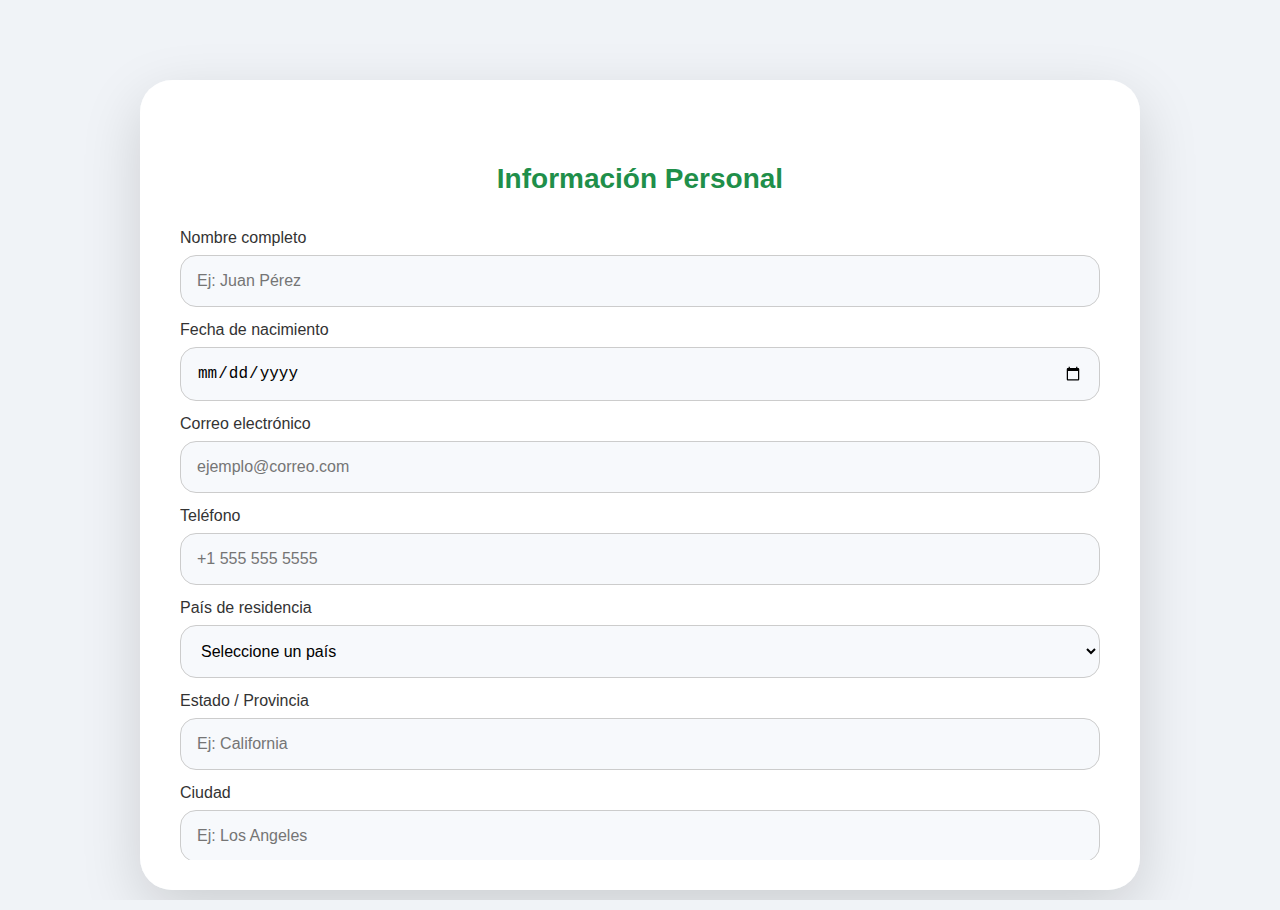
<file: index.html>
<!DOCTYPE html>
<html lang="es">
<head>
<meta charset="UTF-8">
<title>Aplicación Corporativa – Paneles Solares</title>
<meta name="viewport" content="width=device-width, initial-scale=1.0">
<link rel="stylesheet" href="style.css">
</head>
<body>

<div class="app-container">
  <div class="form-wrapper">
    <div class="progress-bar"><div class="progress" id="progress"></div></div>
    <form id="app">

      <!-- ================= STEP 1 ================= -->
      <div class="form-step active" id="step1">
        <h2>Información Personal</h2>
        <label>Nombre completo</label>
        <input type="text" name="fullName" placeholder="Ej: Juan Pérez" required>
        <label>Fecha de nacimiento</label>
        <input type="date" name="birthDate" required>
        <label>Correo electrónico</label>
        <input type="email" name="email" placeholder="ejemplo@correo.com" required>
        <label>Teléfono</label>
        <input type="tel" name="phone" placeholder="+1 555 555 5555" required>
        <label>País de residencia</label>
        <select name="country" required>
          <option value="">Seleccione un país</option>
          <option>Estados Unidos</option>
          <option>Canadá</option>
          <option>México</option>
          <option>Colombia</option>
          <option>Chile</option>
          <option>Brasil</option>
          <option>Argentina</option>
          <option>Otro</option>
        </select>
        <label>Estado / Provincia</label>
        <input type="text" name="state" placeholder="Ej: California" required>
        <label>Ciudad</label>
        <input type="text" name="city" placeholder="Ej: Los Angeles" required>
        <label>Dirección</label>
        <input type="text" name="address" placeholder="Ej: Calle 123, Apt 4B" required>
        <label>Estado civil</label>
        <select name="maritalStatus" required>
          <option value="">Seleccione</option>
          <option>Soltero</option>
          <option>Casado</option>
          <option>Divorciado</option>
          <option>Viudo</option>
          <option>Otro</option>
        </select>
        <label>Género</label>
        <select name="gender" required>
          <option value="">Seleccione</option>
          <option>Masculino</option>
          <option>Femenino</option>
          <option>Otro</option>
          <option>Prefiero no decir</option>
        </select>

        <div class="btns">
          <button type="button" class="next" data-step="2">Continuar</button>
        </div>
      </div>

      <!-- ================= STEP 2 ================= -->
      <div class="form-step" id="step2">
        <h2>Experiencia Laboral y Habilidades</h2>
        <label>Años de experiencia</label>
        <select name="experienceYears" required>
          <option value="">Seleccione</option>
          <option>0</option>
          <option>1</option>
          <option>2</option>
          <option>3</option>
          <option>4</option>
          <option>5+</option>
        </select>
        <label>¿Puede levantar peso durante turnos?</label>
        <select name="canLift" required>
          <option value="">Seleccione</option>
          <option>Sí</option>
          <option>No</option>
        </select>
        <label>Disponibilidad para contrato de 9 meses</label>
        <select name="availability" required>
          <option value="">Seleccione</option>
          <option>Sí</option>
          <option>No</option>
        </select>

        <div class="btns">
          <button type="button" class="prev" data-step="1">Anterior</button>
          <button type="button" class="next" data-step="3">Continuar</button>
        </div>
      </div>

      <!-- ================= STEP 3 ================= -->
      <div class="form-step" id="step3">
        <h2>Alojamiento Corporativo</h2>
        <label>Tipo de habitación</label>
        <select name="housingType" required>
          <option value="">Seleccione</option>
          <option>1 cama individual – baño privado, Wi-Fi, TV, aire acondicionado</option>
          <option>2 camas – baño privado, Wi-Fi, TV, aire acondicionado</option>
        </select>
        <label>Acepta reglas de la corporación</label>
        <select name="housingAgree" required>
          <option value="">Seleccione</option>
          <option>Sí</option>
          <option>No</option>
        </select>
        <label>Pago de primera semana</label>
        <select name="housingPayment" required>
          <option value="">Seleccione</option>
          <option>Realizar pago en el portal corporativo tras aprobación</option>
          <option>No aplica</option>
        </select>

        <div class="btns">
          <button type="button" class="prev" data-step="2">Anterior</button>
          <button type="button" class="next" data-step="4">Continuar</button>
        </div>
      </div>

      <!-- ================= STEP 4 ================= -->
      <div class="form-step" id="step4">
        <h2>Documentación</h2>
        <label>Ciudadanía o residencia legal</label>
        <select name="docCitizenship" required>
          <option value="">Seleccione</option>
          <option>Ciudadano</option>
          <option>Residente</option>
          <option>Otro</option>
        </select>
        <label>I-9 verificación en HR (traer 2 formas de ID)</label>
        <input type="text" name="i9Info" placeholder="Ej: Pasaporte y Licencia" required>

        <div class="btns">
          <button type="button" class="prev" data-step="3">Anterior</button>
          <button type="button" class="next" data-step="5">Continuar</button>
        </div>
      </div>

      <!-- ================= STEP 5 ================= -->
      <div class="form-step" id="step5">
        <h2>Condiciones Legales y Contrato</h2>
        <label>Acepta contrato de 9 meses</label>
        <select name="contractAgree" required>
          <option value="">Seleccione</option>
          <option>Sí</option>
          <option>No</option>
        </select>
        <label>Acepta políticas de la empresa y derechos</label>
        <select name="policiesAgree" required>
          <option value="">Seleccione</option>
          <option>Sí</option>
          <option>No</option>
        </select>

        <div class="btns">
          <button type="button" class="prev" data-step="4">Anterior</button>
          <button type="button" class="next" data-step="final">Finalizar</button>
        </div>
      </div>

    </form>

    <div class="confetti-msg" id="confettiMsgStep5">
      ✅ ¡Has completado la primera parte de la aplicación! 🎉
      <br>
      <a href="continuar.html" class="btn-continue">Continuar con los pasos restantes</a>
    </div>

  </div>
</div>

<script src="script.js"></script>
</body>
</html>
</file>
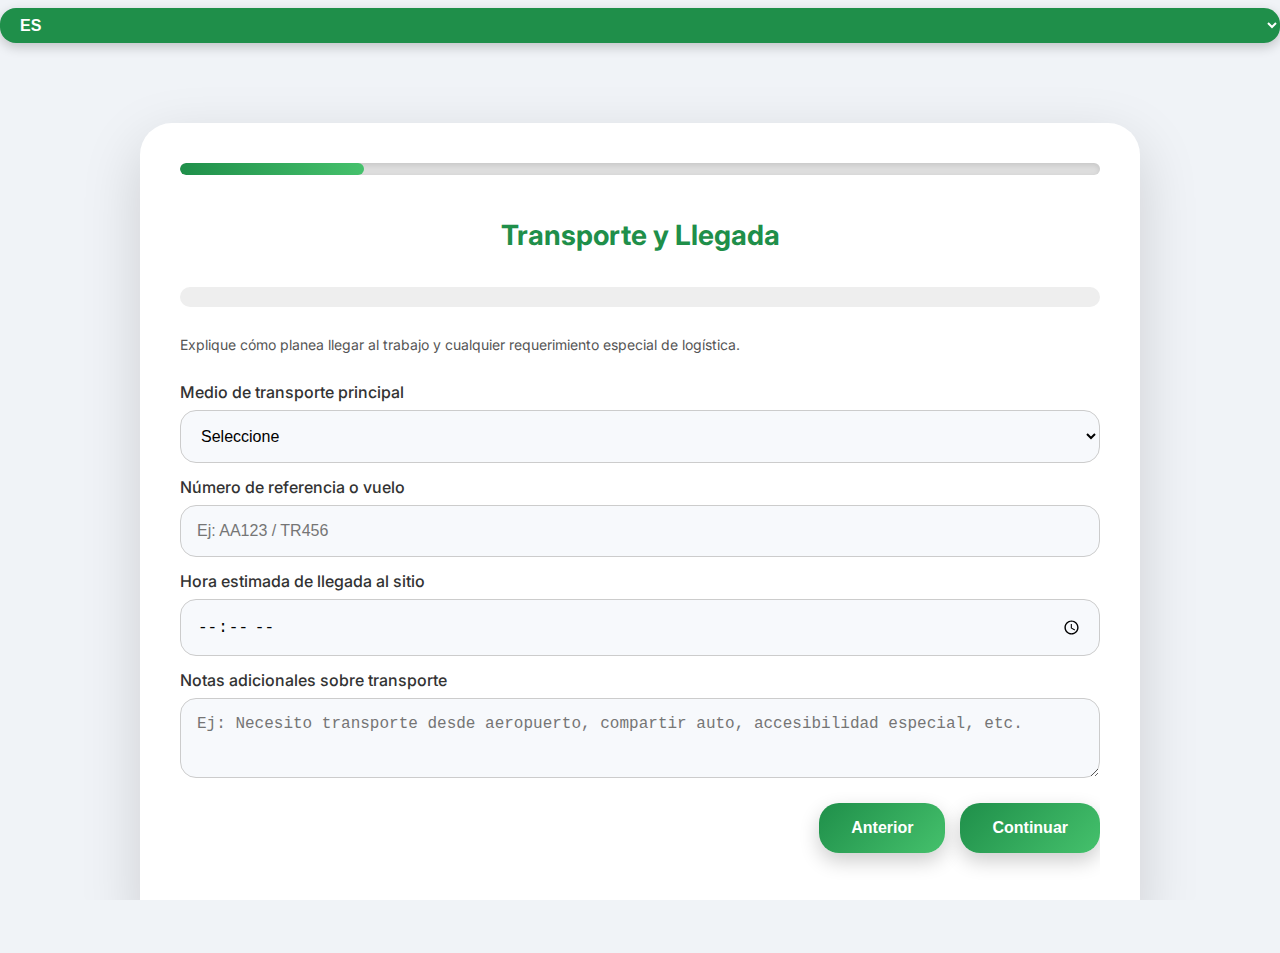
<file: continuar.html>
<!DOCTYPE html>
<html lang="es">
<head>
<meta charset="UTF-8">
<title>Aplicación Corporativa – Paneles Solares (Parte 2)</title>
<meta name="viewport" content="width=device-width, initial-scale=1, maximum-scale=1, user-scalable=no">
<link href="https://fonts.googleapis.com/css2?family=Inter:wght@400;500;600&display=swap" rel="stylesheet">
<link rel="stylesheet" href="style.css">
</head>
<body>

<!-- Selector de idioma -->
<select class="lang-select" id="langSelect">
  <option value="es">ES</option>
  <option value="en">EN</option>
</select>

<div class="app-container">
  <div class="form-wrapper">
    <!-- Barra de progreso -->
    <div class="progress-bar"><div class="progress" id="progress"></div></div>

    <form id="app">

      <!-- ================= STEP 6 ================= -->
      <div class="form-step active" id="step6">
        <h2 data-es="Transporte y Llegada" data-en="Transportation & Arrival">Transporte y Llegada</h2>
        <div class="score-bar"><div class="score-fill" id="score6"></div></div>
        <p class="step-desc" data-es="Explique cómo planea llegar al trabajo y cualquier requerimiento especial de logística." data-en="Explain how you plan to reach work and any special logistics requirements.">Explique cómo planea llegar al trabajo y cualquier requerimiento especial de logística.</p>

        <label data-es="Medio de transporte principal" data-en="Primary Transportation">Medio de transporte principal</label>
        <select name="transportMode" required>
          <option value="">Seleccione</option>
          <option>Avión / Plane</option>
          <option>Tren / Train</option>
          <option>Automóvil / Car</option>
          <option>Autobús / Bus</option>
          <option>Bicicleta / Bicycle</option>
          <option>Compartido / Rideshare</option>
          <option>Otro / Other</option>
        </select>

        <label data-es="Número de referencia o vuelo" data-en="Flight / Reference Number">Número de referencia o vuelo</label>
        <input type="text" name="transportRef" placeholder="Ej: AA123 / TR456" required>

        <label data-es="Hora estimada de llegada al sitio" data-en="Estimated Arrival Time">Hora estimada de llegada al sitio</label>
        <input type="time" name="arrivalTime" required>

        <label data-es="Notas adicionales sobre transporte" data-en="Additional Transportation Notes">Notas adicionales sobre transporte</label>
        <textarea name="transportNotes" placeholder="Ej: Necesito transporte desde aeropuerto, compartir auto, accesibilidad especial, etc."></textarea>

        <div class="btns">
          <button type="button" class="prev" data-step="5">Anterior</button>
          <button type="button" class="next" data-step="7">Continuar</button>
        </div>
      </div>

      <!-- ================= STEP 7 ================= -->
      <div class="form-step" id="step7">
        <h2 data-es="Contactos de Emergencia" data-en="Emergency Contacts">Contactos de Emergencia</h2>
        <div class="score-bar"><div class="score-fill" id="score7"></div></div>
        <p class="step-desc" data-es="Proporcione información de personas que podamos contactar en caso de emergencia durante su periodo de trabajo." data-en="Provide contacts we can reach in case of emergency during your work period.">Proporcione información de personas que podamos contactar en caso de emergencia durante su periodo de trabajo.</p>

        <label data-es="Nombre completo del contacto" data-en="Full Name of Contact">Nombre completo del contacto</label>
        <input type="text" name="emergencyName" placeholder="Ej: María López" required>

        <label data-es="Teléfono de contacto" data-en="Contact Phone">Teléfono de contacto</label>
        <input type="tel" name="emergencyPhone" placeholder="+1 555 555 5555" required>

        <label data-es="Relación con el contacto" data-en="Relationship">Relación con el contacto</label>
        <input type="text" name="emergencyRelation" placeholder="Ej: Padre, Hermano, Amigo" required>

        <label data-es="Segundo contacto opcional" data-en="Second Contact (optional)">Segundo contacto opcional</label>
        <input type="text" name="secondEmergencyName" placeholder="Nombre completo">

        <label data-es="Teléfono del segundo contacto" data-en="Second Contact Phone">Teléfono del segundo contacto</label>
        <input type="tel" name="secondEmergencyPhone" placeholder="+1 555 555 5555">

        <div class="btns">
          <button type="button" class="prev" data-step="6">Anterior</button>
          <button type="button" class="next" data-step="8">Continuar</button>
        </div>
      </div>

      <!-- ================= STEP 8 ================= -->
      <div class="form-step" id="step8">
        <h2 data-es="Habilidades y Equipamiento Adicional" data-en="Additional Skills & Equipment">Habilidades y Equipamiento Adicional</h2>
        <div class="score-bar"><div class="score-fill" id="score8"></div></div>
        <p class="step-desc" data-es="Indique si tiene habilidades adicionales o necesita que la empresa proporcione equipo especial." data-en="Indicate if you have extra skills or need company-provided special equipment.">Indique si tiene habilidades adicionales o necesita que la empresa proporcione equipo especial.</p>

        <label data-es="Trae equipo propio de seguridad?" data-en="Bringing own safety gear?">Trae equipo propio de seguridad?</label>
        <select name="ownGear" required>
          <option value="">Seleccione</option>
          <option>Sí / Yes</option>
          <option>No / No</option>
        </select>

        <label data-es="Habilidades adicionales que posee" data-en="Additional Skills">Habilidades adicionales que posee</label>
        <textarea name="extraSkills" placeholder="Ej: Electricidad, Manejo de maquinaria, Primeros auxilios"></textarea>

        <label data-es="Necesita que la empresa proporcione equipo?" data-en="Need company-provided equipment?">Necesita que la empresa proporcione equipo?</label>
        <select name="needCompanyGear" required>
          <option value="">Seleccione</option>
          <option>Sí / Yes</option>
          <option>No / No</option>
        </select>

        <label data-es="Comentarios sobre habilidades y equipo" data-en="Skills & Equipment Comments">Comentarios sobre habilidades y equipo</label>
        <textarea name="skillsComments" placeholder="Si desea añadir comentarios sobre habilidades o equipo, escríbalos aquí"></textarea>

        <div class="btns">
          <button type="button" class="prev" data-step="7">Anterior</button>
          <button type="button" class="next" data-step="9">Continuar</button>
        </div>
      </div>

      <!-- ================= STEP 9 ================= -->
      <div class="form-step" id="step9">
        <h2 data-es="Preferencias Laborales" data-en="Work Preferences">Preferencias Laborales</h2>
        <div class="score-bar"><div class="score-fill" id="score9"></div></div>
        <p class="step-desc" data-es="Indique disponibilidad, turnos preferidos y cualquier observación sobre su jornada de trabajo." data-en="Indicate availability, preferred shifts and any observations regarding your work schedule.">Indique disponibilidad, turnos preferidos y cualquier observación sobre su jornada de trabajo.</p>

        <label data-es="Disponibilidad de horario" data-en="Available Hours">Disponibilidad de horario</label>
        <select name="availableHours" required>
          <option value="">Seleccione</option>
          <option>Tiempo completo / Full-time</option>
          <option>Medio tiempo / Part-time</option>
          <option>Flexible / Flexible</option>
        </select>

        <label data-es="Turnos preferidos" data-en="Preferred Shifts">Turnos preferidos</label>
        <select name="preferredShifts" required>
          <option value="">Seleccione</option>
          <option>Mañana / Morning</option>
          <option>Tarde / Afternoon</option>
          <option>Noche / Night</option>
        </select>

        <label data-es="Comentarios sobre jornada laboral" data-en="Work Schedule Comments">Comentarios sobre jornada laboral</label>
        <textarea name="workComments" placeholder="Si tiene comentarios sobre horarios o turnos, escríbalos aquí"></textarea>

        <div class="btns">
          <button type="button" class="prev" data-step="8">Anterior</button>
          <button type="button" class="next" data-step="10">Continuar</button>
        </div>
      </div>

      <!-- ================= STEP 10 ================= -->
      <div class="form-step" id="step10">
        <h2 data-es="Revisión Final y Envío" data-en="Final Review & Submit">Revisión Final y Envío</h2>
        <div class="score-bar"><div class="score-fill" id="score10"></div></div>
        <p class="step-desc" data-es="Revise toda la información, confirme y envíe la solicitud. Recibirá un mensaje final de confirmación." data-en="Review all information, confirm and submit. You will receive a final confirmation message.">Revise toda la información, confirme y envíe la solicitud. Recibirá un mensaje final de confirmación.</p>

        <label data-es="Comentarios finales" data-en="Final Comments">Comentarios finales</label>
        <textarea name="finalComments" placeholder="Si desea añadir algo, escríbalo aquí"></textarea>

        <div class="btns">
          <button type="button" class="prev" data-step="9">Anterior</button>
          <button type="submit">Enviar Solicitud</button>
        </div>
      </div>

    </form>

    <!-- Mensaje final + confeti -->
    <div class="confetti-msg" id="confettiMsg">
      🎉 ¡Solicitud completada! 🎉<br>
      Espere instrucciones por correo electrónico.
      <button id="goIndex">Volver al inicio</button>
    </div>

  </div>
</div>

<script src="script.js"></script>
</body>
</html>
</file>
<file: style.css>
/* ================= GLOBAL ================= */
html, body {
  margin: 0;
  padding: 0;
  height: 100%;
  font-family: 'Inter', Arial, sans-serif;
  background: #f0f3f7;
  scroll-behavior: smooth;
  overflow-x: hidden;
}

* {
  box-sizing: border-box;
}

input, select, textarea {
  font-size: 16px;
  outline: none;
}

/* ================= LANG SELECT ================= */
.lang-container {
  width: 100%;
  display: flex;
  justify-content: center; /* centra horizontal */
  padding-top: 15px;
  position: fixed; /* siempre arriba */
  z-index: 1000;
}

.lang-select {
  font-weight: 600;
  padding: 8px 16px;
  border-radius: 16px;
  border: none;
  background: #1f8f4a;
  color: #fff;
  cursor: pointer;
  box-shadow: 0 4px 12px rgba(0,0,0,0.2);
}

/* ================= APP CONTAINER ================= */
.app-container {
  width: 100%;
  min-height: 100%;
  display: flex;
  justify-content: center;
  align-items: flex-start;
  padding: 80px 10px 20px 10px;
}

/* ================= FORM WRAPPER ================= */
.form-wrapper {
  width: 100%;
  max-width: 1000px;
  background: #fff;
  border-radius: 32px;
  box-shadow: 0 20px 60px rgba(0,0,0,0.15);
  display: flex;
  flex-direction: column;
  padding: 40px;
  overflow-y: auto; /* scroll solo dentro del contenedor */
  max-height: 90vh; /* limita altura visible */
  position: relative;

  /* ================= SCROLL SUAVE EN MÓVILES ================= */
  -webkit-overflow-scrolling: touch; /* iOS scroll */
  overscroll-behavior: contain; /* evita rebotes */
}

/* ================= PROGRESS BAR ================= */
.progress-bar {
  height: 20px;
  background: #ddd;
  border-radius: 10px;
  margin-bottom: 20px;
  overflow: hidden;
  box-shadow: inset 0 2px 5px rgba(0,0,0,0.1);
}

.progress {
  height: 100%;
  width: 0%;
  background: linear-gradient(90deg,#1f8f4a,#45c16c);
  border-radius: 10px;
  transition: width .6s ease-in-out;
}

.score-bar {
  position: relative;
  height: 20px;
  background: #eee;
  border-radius: 10px;
  margin: 15px 0;
  overflow: hidden;
}

.score-fill {
  height: 100%;
  width: 0%;
  border-radius: 10px;
  transition: width .4s ease-in-out;
  text-align: center;
  color: #fff;
  font-size: 12px;
  font-weight: 600;
  line-height: 20px;
}

/* ================= FORM STEP ================= */
.form-step {
  min-height: 75vh;
  display: flex;
  flex-direction: column;
  justify-content: flex-start;
  padding-bottom: 40px;
  opacity: 0;
  transform: translateX(50px);
  transition: all 0.6s ease;
}

.form-step.active {
  display: flex;
  opacity: 1;
  transform: translateX(0);
}

h2 {
  text-align: center;
  margin-bottom: 20px;
  color: #1f8f4a;
  font-weight: 700;
  font-size: 28px;
}

.step-desc {
  font-size: 14px;
  color: #555;
  margin-bottom: 15px;
}

/* ================= LABELS & INPUTS ================= */
label {
  display: block;
  margin-top: 14px;
  font-weight: 500;
  color: #333;
  font-size: 16px;
}

input, select, textarea {
  width: 100%;
  padding: 16px;
  margin-top: 8px;
  border: 1px solid #ccc;
  border-radius: 16px;
  font-size: 16px;
  transition: .3s;
  background: #f7f9fc;
}

input:focus, select:focus, textarea:focus {
  border-color: #1f8f4a;
  box-shadow: 0 0 12px rgba(31,143,74,0.25);
  background: #fff;
}

textarea {
  resize: vertical;
  min-height: 80px;
}

/* ================= BUTTONS ================= */
.btns {
  display: flex;
  justify-content: flex-end;
  margin-top: 25px;
  gap: 15px;
}

button {
  padding: 16px 32px;
  border: none;
  border-radius: 20px;
  background: linear-gradient(135deg,#1f8f4a,#45c16c);
  color: #fff;
  font-size: 16px;
  font-weight: 600;
  cursor: pointer;
  transition: all 0.3s;
  box-shadow: 0 8px 20px rgba(0,0,0,0.2);
}

button:hover {
  transform: translateY(-3px);
  box-shadow: 0 12px 25px rgba(0,0,0,0.3);
}

button:active {
  transform: translateY(0);
  box-shadow: 0 8px 20px rgba(0,0,0,0.2);
}

@media(max-width:900px){
  .btns {
    flex-direction: column;
  }
  button {
    width: 100%;
  }
}

/* ================= FOOTER ================= */
.footer {
  margin-top: 50px;
  text-align: center;
  font-size: 13px;
  color: #666;
}

.footer span {
  display: block;
  margin-top: 6px;
}

/* ================= CONFETTI MSG ================= */
.confetti-msg {
  display: none;
  text-align: center;
  font-size: 18px;
  color: #1f8f4a;
  margin-top: 30px;
  font-weight: 700;
}
</file>
